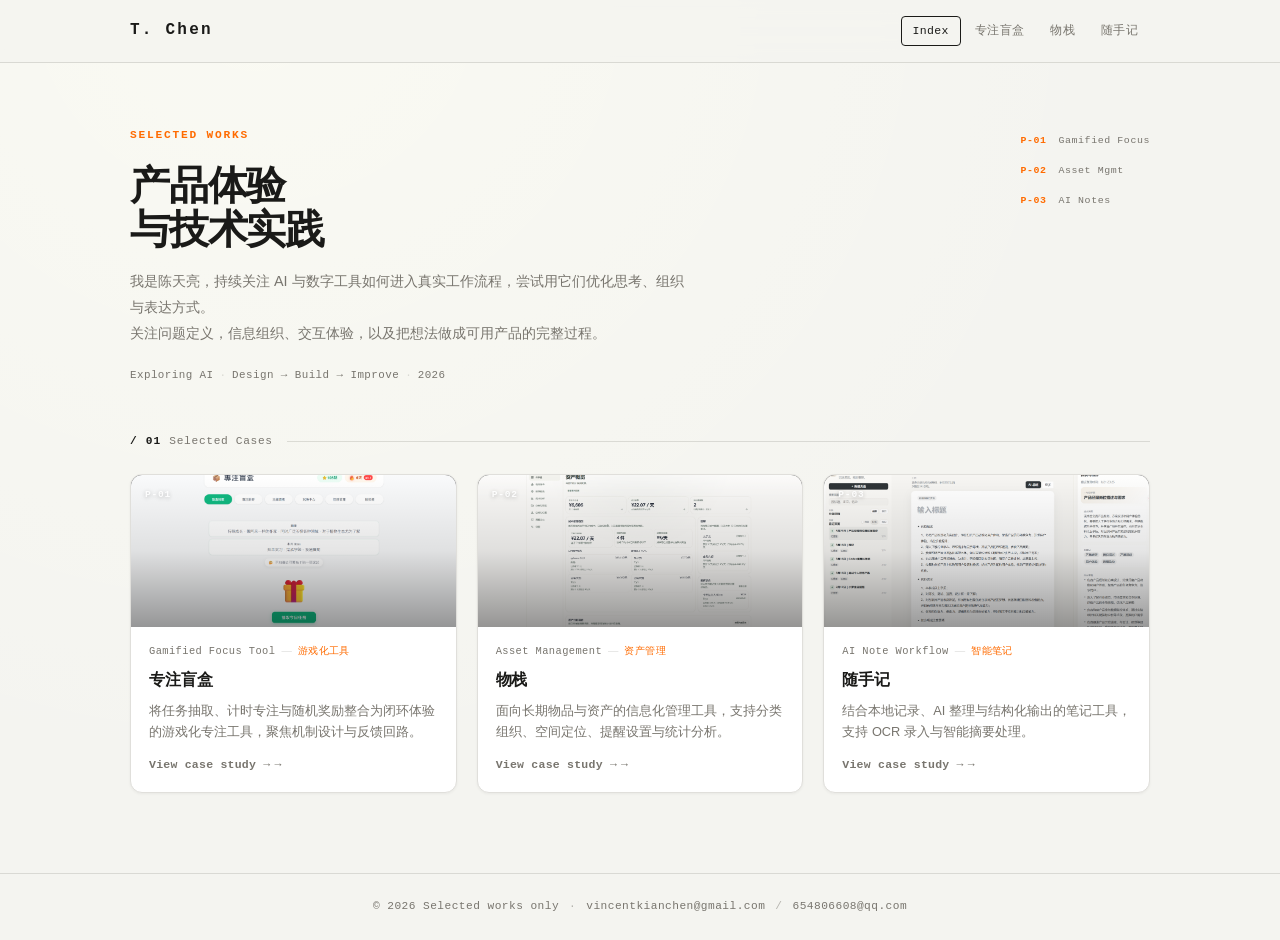
<file: index.html>
<!DOCTYPE html>
<html lang="zh-CN">
<head>
  <meta charset="UTF-8">
  <meta name="viewport" content="width=device-width, initial-scale=1.0">
  <title>Portfolio</title>
  <link rel="stylesheet" href="css/style.css">
</head>
<body>
  <header>
    <div class="container">
      <a href="index.html" class="logo">T. Chen</a>
      <nav>
        <a href="index.html" class="active">Index</a>
        <a href="project-1.html">专注盲盒</a>
        <a href="project-2.html">物栈</a>
        <a href="project-3.html">随手记</a>
      </nav>
    </div>
  </header>

  <main>
    <div class="container">

      <section class="hero">
        <div class="hero-layout">
          <div class="hero-left">
            <div class="hero-index-label">Selected Works</div>
            <h1>产品体验<br>与技术实践</h1>
            <p class="hero-sub">我是陈天亮，持续关注 AI 与数字工具如何进入真实工作流程，尝试用它们优化思考、组织与表达方式。<br>关注问题定义，信息组织、交互体验，以及把想法做成可用产品的完整过程。</p>
            <div class="hero-tags">
              <span class="tag-line">Exploring AI</span>
              <span class="tag-dot">·</span>
              <span class="tag-line">Design → Build → Improve</span>
              <span class="tag-dot">·</span>
              <span class="tag-line">2026</span>
            </div>
          </div>
          <div class="hero-right" aria-hidden="true">
            <div class="margin-index">
              <div class="mi-item">
                <span class="mi-num">P-01</span>
                <span class="mi-name">Gamified Focus</span>
              </div>
              <div class="mi-item">
                <span class="mi-num">P-02</span>
                <span class="mi-name">Asset Mgmt</span>
              </div>
              <div class="mi-item">
                <span class="mi-num">P-03</span>
                <span class="mi-name">AI Notes</span>
              </div>
            </div>
          </div>
        </div>
      </section>

      <div class="section-transition">
        <div class="st-left">
          <span class="section-tag">/ 01</span>
          <span class="section-tag-sub">Selected Cases</span>
        </div>
        <div class="section-line"></div>
      </div>

      <section class="projects-section">

        <div class="projects-grid">

          <a href="project-1.html" class="project-card p1">
            <div class="card-corner-mark">P-01</div>
            <div class="preview cover-img">
              <img src="assets/media/project-1/focus-default.png" alt="专注盲盒封面">
              <div class="cover-overlay"></div>
            </div>
            <div class="info">
              <div class="card-meta">
                <span class="card-meta-en">Gamified Focus Tool</span>
                <span class="card-meta-sep">—</span>
                <span class="card-meta-cat">游戏化工具</span>
              </div>
              <h3>专注盲盒</h3>
              <p>将任务抽取、计时专注与随机奖励整合为闭环体验的游戏化专注工具，聚焦机制设计与反馈回路。</p>
              <span class="card-cta">View case study →</span>
            </div>
          </a>

          <a href="project-2.html" class="project-card p2">
            <div class="card-corner-mark">P-02</div>
            <div class="preview cover-img">
              <img src="assets/media/project-2/wuzhan-home.png" alt="物栈封面">
              <div class="cover-overlay"></div>
            </div>
            <div class="info">
              <div class="card-meta">
                <span class="card-meta-en">Asset Management</span>
                <span class="card-meta-sep">—</span>
                <span class="card-meta-cat">资产管理</span>
              </div>
              <h3>物栈</h3>
              <p>面向长期物品与资产的信息化管理工具，支持分类组织、空间定位、提醒设置与统计分析。</p>
              <span class="card-cta">View case study →</span>
            </div>
          </a>

          <a href="project-3.html" class="project-card p3">
            <div class="card-corner-mark">P-03</div>
            <div class="preview cover-img">
              <img src="assets/media/project-3/note-result.png" alt="随手记封面">
              <div class="cover-overlay"></div>
            </div>
            <div class="info">
              <div class="card-meta">
                <span class="card-meta-en">AI Note Workflow</span>
                <span class="card-meta-sep">—</span>
                <span class="card-meta-cat">智能笔记</span>
              </div>
              <h3>随手记</h3>
              <p>结合本地记录、AI 整理与结构化输出的笔记工具，支持 OCR 录入与智能摘要处理。</p>
              <span class="card-cta">View case study →</span>
            </div>
          </a>

        </div>
      </section>

    </div>
  </main>

  <footer>
    <div class="container">
      <div class="footer-inner">
        <span class="footer-copy">© 2026 Selected works only</span>
        <span class="footer-sep">·</span>
        <span class="footer-credit">vincentkianchen@gmail.com</span>
        <span class="footer-sep">/</span>
        <span class="footer-credit">654806608@qq.com</span>
      </div>
    </div>
  </footer>
</body>
</html>
</file>
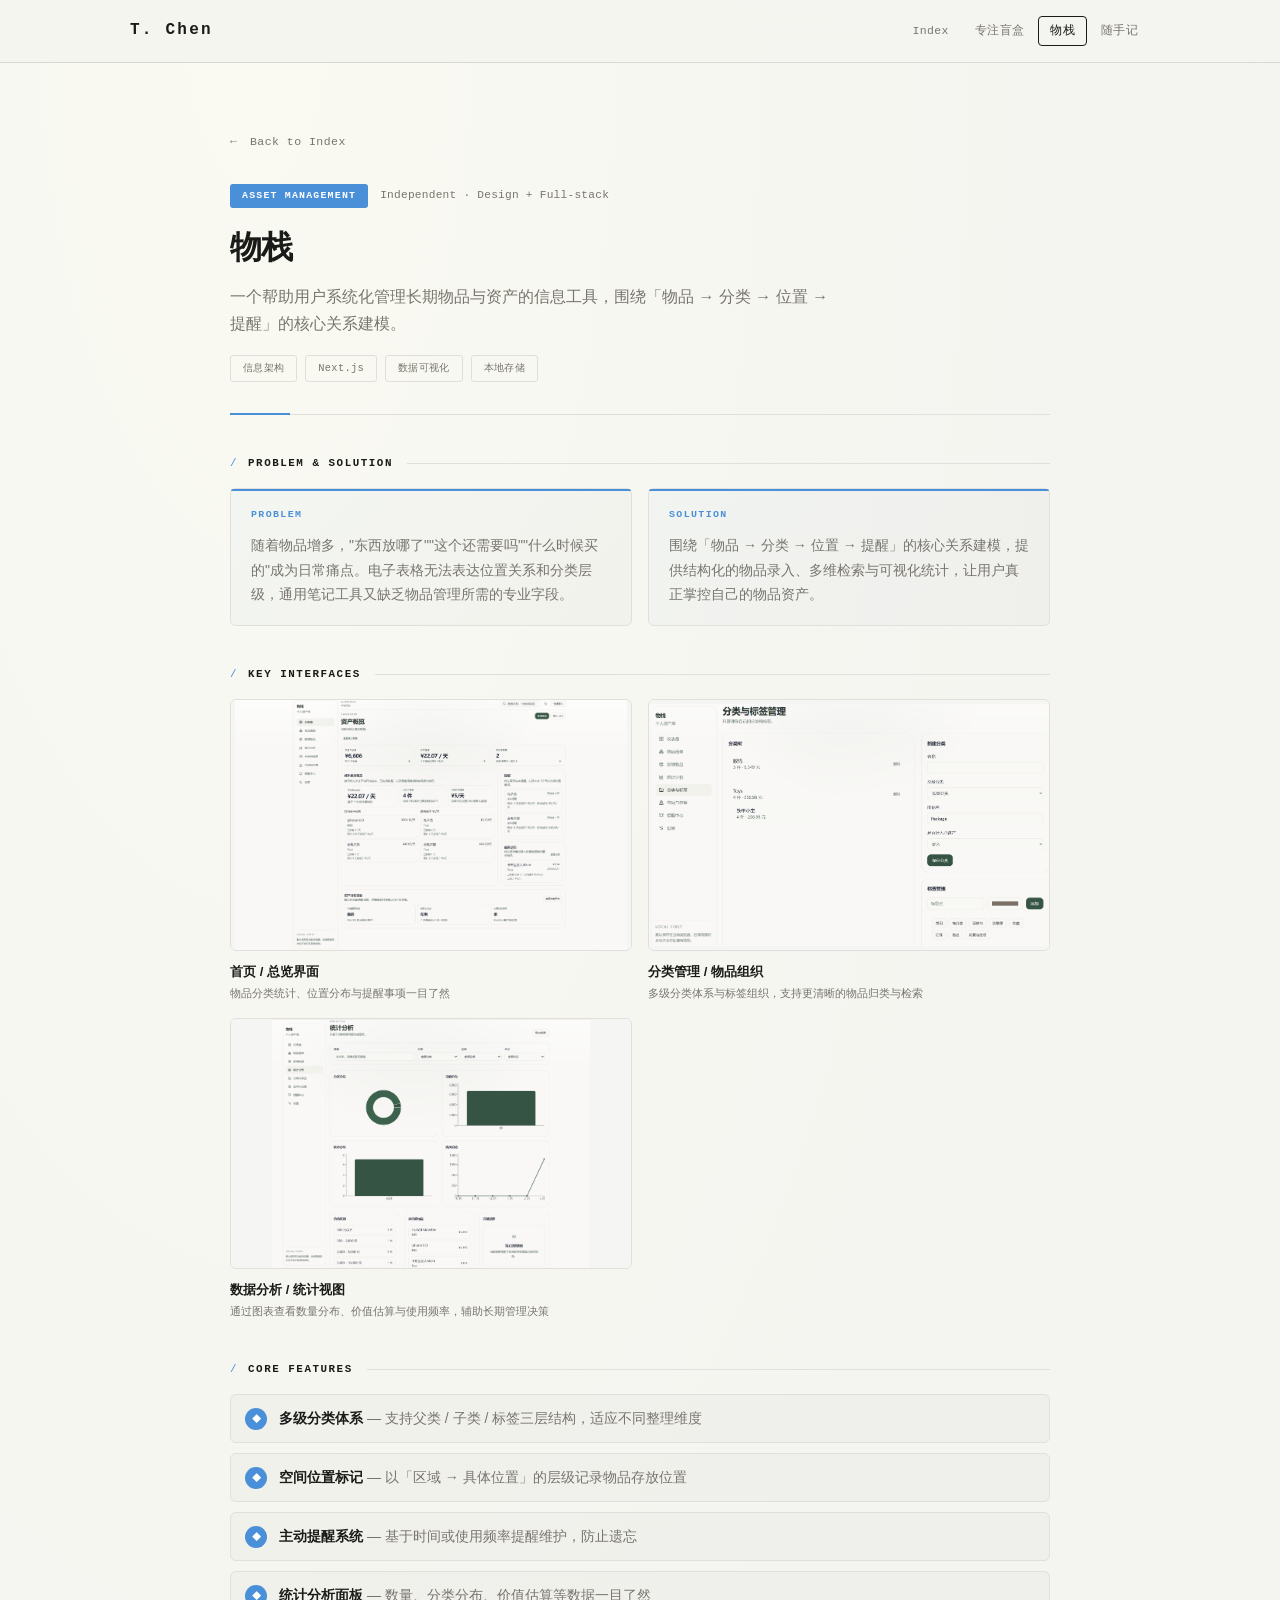
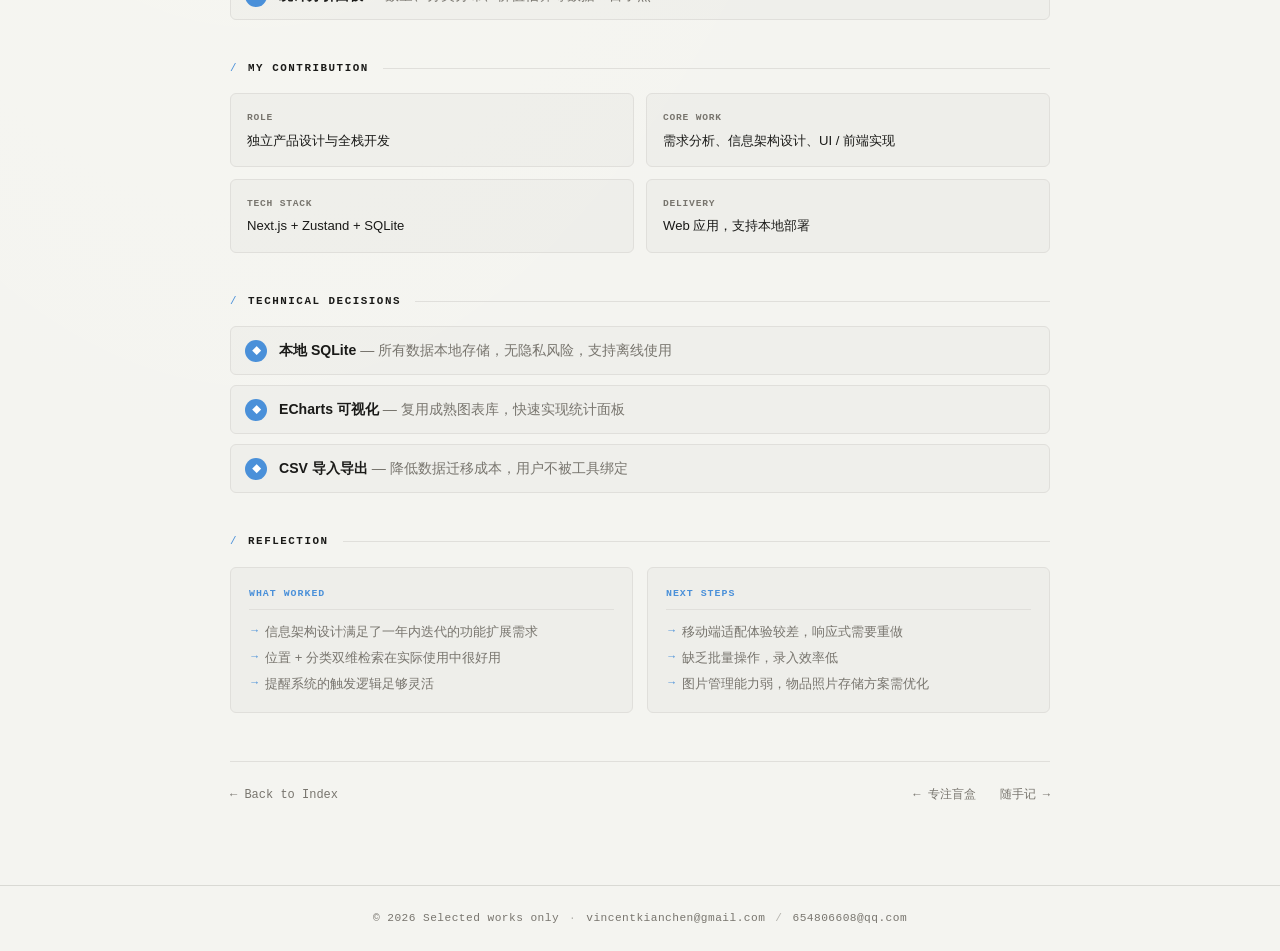
<file: project-2.html>
<!DOCTYPE html>
<html lang="zh-CN">
<head>
  <meta charset="UTF-8">
  <meta name="viewport" content="width=device-width, initial-scale=1.0">
  <title>物栈 - Case Study</title>
  <link rel="stylesheet" href="css/style.css">
</head>
<body class="project-2">
  <header>
    <div class="container">
      <a href="index.html" class="logo">T. Chen</a>
      <nav>
        <a href="index.html">Index</a>
        <a href="project-1.html">专注盲盒</a>
        <a href="project-2.html" class="active">物栈</a>
        <a href="project-3.html">随手记</a>
      </nav>
    </div>
  </header>

  <main>
    <div class="case-page">
      <a href="index.html" class="case-back">Back to Index</a>

      <div class="case-header">
        <div class="case-meta">
          <span class="case-type">Asset Management</span>
          <span class="case-role">Independent · Design + Full-stack</span>
        </div>
        <h1>物栈</h1>
        <p class="case-subtitle">一个帮助用户系统化管理长期物品与资产的信息工具，围绕「物品 → 分类 → 位置 → 提醒」的核心关系建模。</p>
        <div class="case-tags">
          <span class="tag">信息架构</span>
          <span class="tag">Next.js</span>
          <span class="tag">数据可视化</span>
          <span class="tag">本地存储</span>
        </div>
      </div>

      <div class="case-section">
        <p class="section-label">Problem & Solution</p>
        <div class="problem-solution">
          <div class="ps-block">
            <div class="ps-label">Problem</div>
            <p>随着物品增多，"东西放哪了""这个还需要吗""什么时候买的"成为日常痛点。电子表格无法表达位置关系和分类层级，通用笔记工具又缺乏物品管理所需的专业字段。</p>
          </div>
          <div class="ps-block">
            <div class="ps-label">Solution</div>
            <p>围绕「物品 → 分类 → 位置 → 提醒」的核心关系建模，提供结构化的物品录入、多维检索与可视化统计，让用户真正掌控自己的物品资产。</p>
          </div>
        </div>
      </div>

      <div class="case-section">
        <p class="section-label">Key Interfaces</p>
        <div class="media-grid">
          <div class="media-card">
            <div class="mc-media">
              <img src="assets/media/project-2/wuzhan-home.png" alt="首页总览界面">
            </div>
            <div class="mc-label">首页 / 总览界面</div>
            <div class="mc-desc">物品分类统计、位置分布与提醒事项一目了然</div>
          </div>
          <div class="media-card">
            <div class="mc-media">
              <img src="assets/media/project-2/分类.png" alt="分类管理界面">
            </div>
            <div class="mc-label">分类管理 / 物品组织</div>
            <div class="mc-desc">多级分类体系与标签组织，支持更清晰的物品归类与检索</div>
          </div>
          <div class="media-card">
            <div class="mc-media">
              <img src="assets/media/project-2/统计分析.png" alt="数据分析界面">
            </div>
            <div class="mc-label">数据分析 / 统计视图</div>
            <div class="mc-desc">通过图表查看数量分布、价值估算与使用频率，辅助长期管理决策</div>
          </div>
        </div>
      </div>

      <div class="case-section">
        <p class="section-label">Core Features</p>
        <ul class="highlight-list">
          <li>
            <div class="hl-icon">◆</div>
            <div class="hl-text"><strong>多级分类体系</strong> — 支持父类 / 子类 / 标签三层结构，适应不同整理维度</div>
          </li>
          <li>
            <div class="hl-icon">◆</div>
            <div class="hl-text"><strong>空间位置标记</strong> — 以「区域 → 具体位置」的层级记录物品存放位置</div>
          </li>
          <li>
            <div class="hl-icon">◆</div>
            <div class="hl-text"><strong>主动提醒系统</strong> — 基于时间或使用频率提醒维护，防止遗忘</div>
          </li>
          <li>
            <div class="hl-icon">◆</div>
            <div class="hl-text"><strong>统计分析面板</strong> — 数量、分类分布、价值估算等数据一目了然</div>
          </li>
        </ul>
      </div>

      <div class="case-section">
        <p class="section-label">My Contribution</p>
        <div class="contrib-grid">
          <div class="contrib-item">
            <div class="ci-label">Role</div>
            <div class="ci-value">独立产品设计与全栈开发</div>
          </div>
          <div class="contrib-item">
            <div class="ci-label">Core Work</div>
            <div class="ci-value">需求分析、信息架构设计、UI / 前端实现</div>
          </div>
          <div class="contrib-item">
            <div class="ci-label">Tech Stack</div>
            <div class="ci-value">Next.js + Zustand + SQLite</div>
          </div>
          <div class="contrib-item">
            <div class="ci-label">Delivery</div>
            <div class="ci-value">Web 应用，支持本地部署</div>
          </div>
        </div>
      </div>

      <div class="case-section">
        <p class="section-label">Technical Decisions</p>
        <ul class="highlight-list">
          <li>
            <div class="hl-icon">◆</div>
            <div class="hl-text"><strong>本地 SQLite</strong> — 所有数据本地存储，无隐私风险，支持离线使用</div>
          </li>
          <li>
            <div class="hl-icon">◆</div>
            <div class="hl-text"><strong>ECharts 可视化</strong> — 复用成熟图表库，快速实现统计面板</div>
          </li>
          <li>
            <div class="hl-icon">◆</div>
            <div class="hl-text"><strong>CSV 导入导出</strong> — 降低数据迁移成本，用户不被工具绑定</div>
          </li>
        </ul>
      </div>

      <div class="case-section">
        <p class="section-label">Reflection</p>
        <div class="reflection-grid">
          <div class="reflection-card">
            <div class="rc-label">What Worked</div>
            <ul>
              <li>信息架构设计满足了一年内迭代的功能扩展需求</li>
              <li>位置 + 分类双维检索在实际使用中很好用</li>
              <li>提醒系统的触发逻辑足够灵活</li>
            </ul>
          </div>
          <div class="reflection-card">
            <div class="rc-label">Next Steps</div>
            <ul>
              <li>移动端适配体验较差，响应式需要重做</li>
              <li>缺乏批量操作，录入效率低</li>
              <li>图片管理能力弱，物品照片存储方案需优化</li>
            </ul>
          </div>
        </div>
      </div>

      <div class="case-footer">
        <a href="index.html" class="cfn-link">← Back to Index</a>
        <div class="case-footer-nav">
          <a href="project-1.html" class="cfn-link">← 专注盲盒</a>
          <a href="project-3.html" class="cfn-link">随手记 →</a>
        </div>
      </div>
    </div>
  </main>

  <footer>
    <div class="container">
      <div class="footer-inner">
        <span class="footer-copy">© 2026 Selected works only</span>
        <span class="footer-sep">·</span>
        <span class="footer-credit">vincentkianchen@gmail.com</span>
        <span class="footer-sep">/</span>
        <span class="footer-credit">654806608@qq.com</span>
      </div>
    </div>
  </footer>
  <script src="app.js"></script>
</body>
</html>
</file>
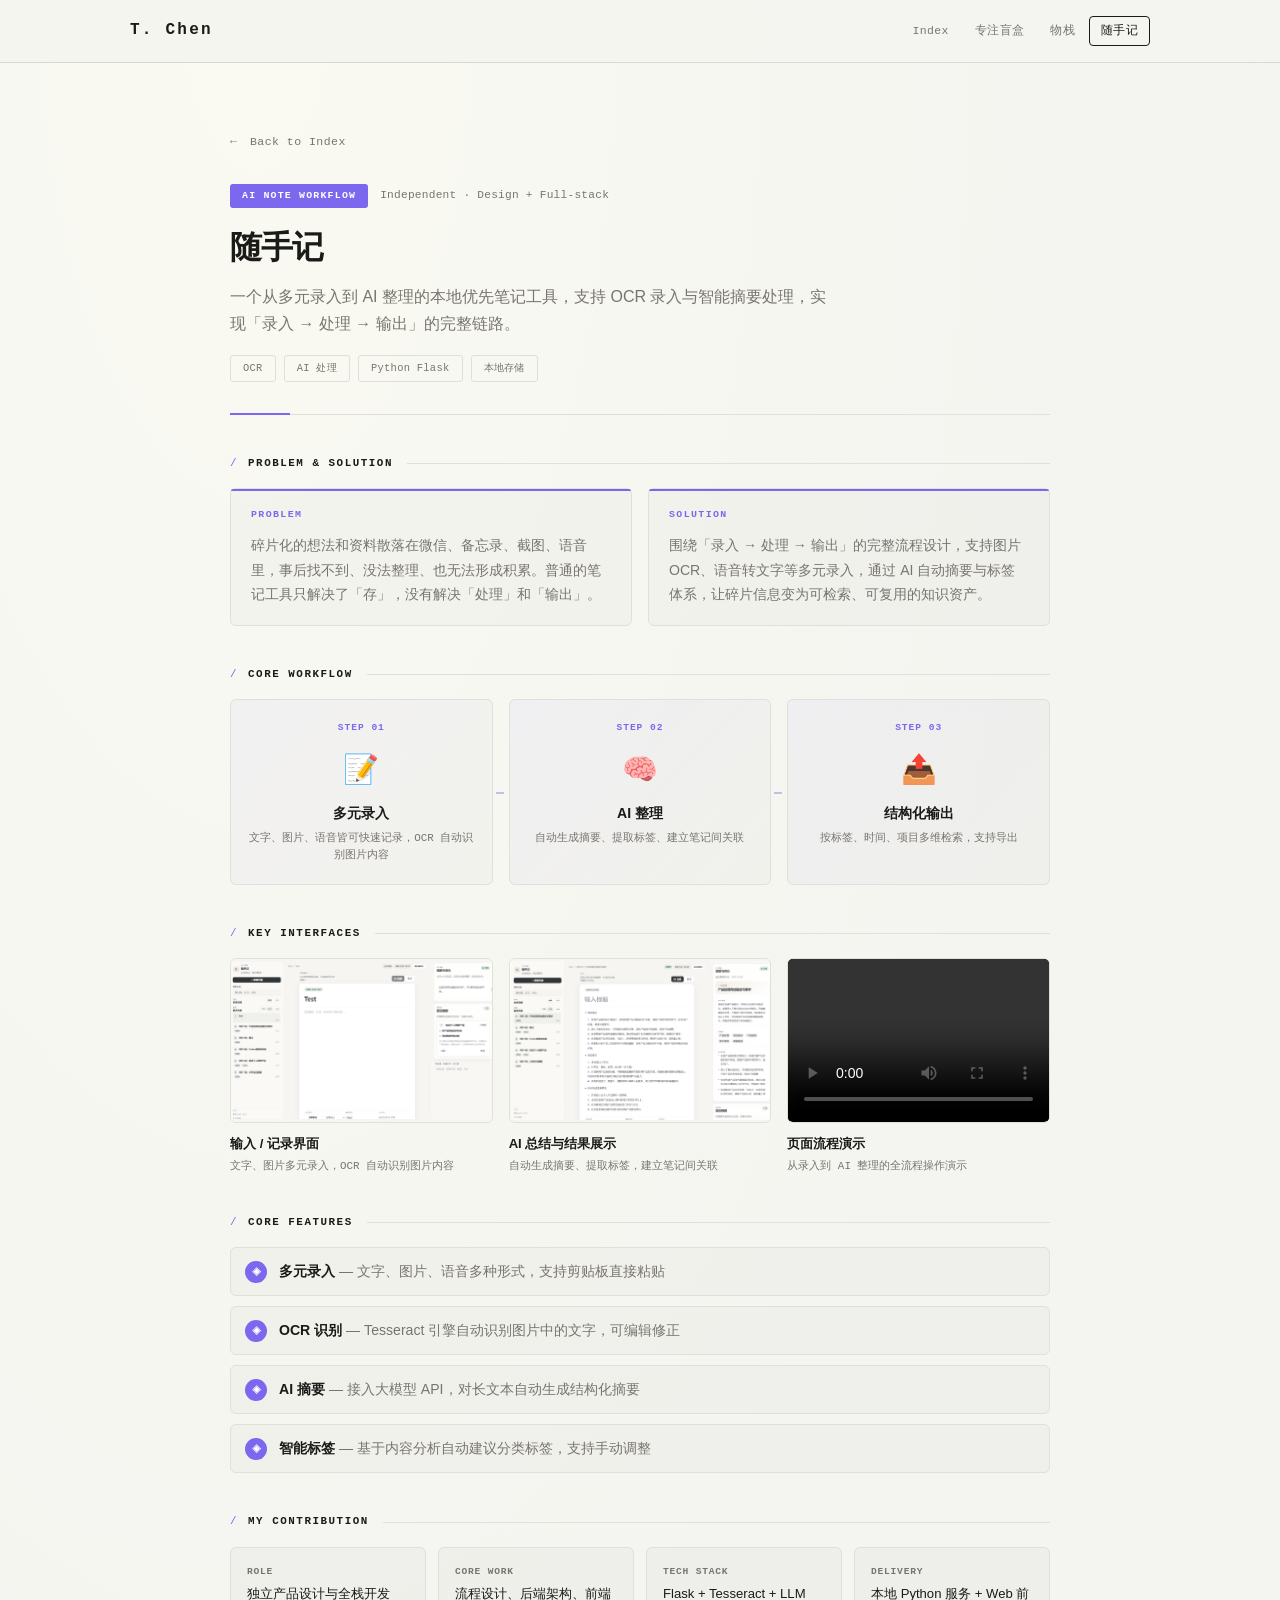
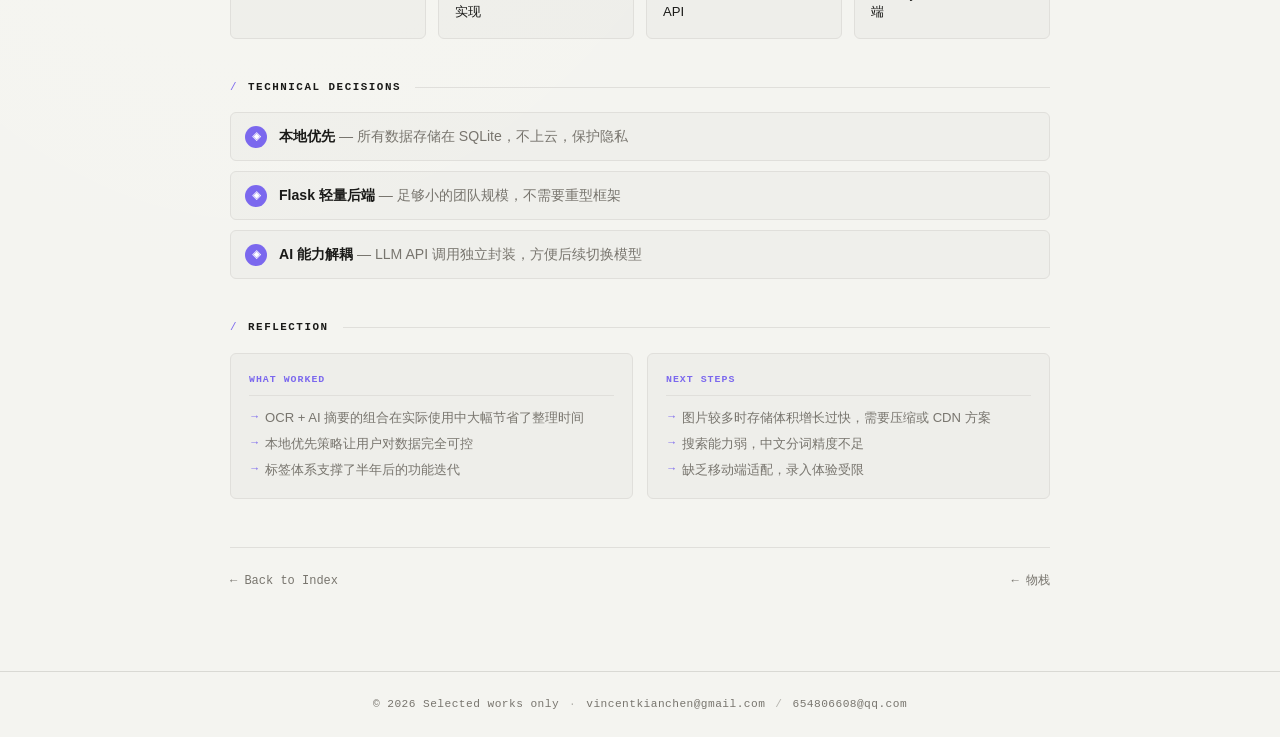
<file: project-3.html>
<!DOCTYPE html>
<html lang="zh-CN">
<head>
  <meta charset="UTF-8">
  <meta name="viewport" content="width=device-width, initial-scale=1.0">
  <title>随手记 - Case Study</title>
  <link rel="stylesheet" href="css/style.css">
</head>
<body class="project-3">
  <header>
    <div class="container">
      <a href="index.html" class="logo">T. Chen</a>
      <nav>
        <a href="index.html">Index</a>
        <a href="project-1.html">专注盲盒</a>
        <a href="project-2.html">物栈</a>
        <a href="project-3.html" class="active">随手记</a>
      </nav>
    </div>
  </header>

  <main>
    <div class="case-page">
      <a href="index.html" class="case-back">Back to Index</a>

      <div class="case-header">
        <div class="case-meta">
          <span class="case-type">AI Note Workflow</span>
          <span class="case-role">Independent · Design + Full-stack</span>
        </div>
        <h1>随手记</h1>
        <p class="case-subtitle">一个从多元录入到 AI 整理的本地优先笔记工具，支持 OCR 录入与智能摘要处理，实现「录入 → 处理 → 输出」的完整链路。</p>
        <div class="case-tags">
          <span class="tag">OCR</span>
          <span class="tag">AI 处理</span>
          <span class="tag">Python Flask</span>
          <span class="tag">本地存储</span>
        </div>
      </div>

      <div class="case-section">
        <p class="section-label">Problem & Solution</p>
        <div class="problem-solution">
          <div class="ps-block">
            <div class="ps-label">Problem</div>
            <p>碎片化的想法和资料散落在微信、备忘录、截图、语音里，事后找不到、没法整理、也无法形成积累。普通的笔记工具只解决了「存」，没有解决「处理」和「输出」。</p>
          </div>
          <div class="ps-block">
            <div class="ps-label">Solution</div>
            <p>围绕「录入 → 处理 → 输出」的完整流程设计，支持图片 OCR、语音转文字等多元录入，通过 AI 自动摘要与标签体系，让碎片信息变为可检索、可复用的知识资产。</p>
          </div>
        </div>
      </div>

      <div class="case-section">
        <p class="section-label">Core Workflow</p>
        <div class="flow-steps">
          <div class="flow-step">
            <div class="fs-num">Step 01</div>
            <div class="fs-icon">📝</div>
            <div class="fs-title">多元录入</div>
            <div class="fs-desc">文字、图片、语音皆可快速记录，OCR 自动识别图片内容</div>
          </div>
          <div class="flow-step">
            <div class="fs-num">Step 02</div>
            <div class="fs-icon">🧠</div>
            <div class="fs-title">AI 整理</div>
            <div class="fs-desc">自动生成摘要、提取标签、建立笔记间关联</div>
          </div>
          <div class="flow-step">
            <div class="fs-num">Step 03</div>
            <div class="fs-icon">📤</div>
            <div class="fs-title">结构化输出</div>
            <div class="fs-desc">按标签、时间、项目多维检索，支持导出</div>
          </div>
        </div>
      </div>

      <div class="case-section">
        <p class="section-label">Key Interfaces</p>
        <div class="media-grid">
          <div class="media-card">
            <div class="mc-media">
              <img src="assets/media/project-3/note-example.png" alt="记录界面">
            </div>
            <div class="mc-label">输入 / 记录界面</div>
            <div class="mc-desc">文字、图片多元录入，OCR 自动识别图片内容</div>
          </div>
          <div class="media-card">
            <div class="mc-media">
              <img src="assets/media/project-3/note-result.png" alt="AI处理结果">
            </div>
            <div class="mc-label">AI 总结与结果展示</div>
            <div class="mc-desc">自动生成摘要、提取标签，建立笔记间关联</div>
          </div>
          <div class="media-card">
            <div class="mc-media">
              <video preload="metadata" playsinline controls>
                <source src="assets/media/project-3/note-demo.mp4" type="video/mp4">
              </video>
            </div>
            <div class="mc-label">页面流程演示</div>
            <div class="mc-desc">从录入到 AI 整理的全流程操作演示</div>
          </div>
        </div>
      </div>

      <div class="case-section">
        <p class="section-label">Core Features</p>
        <ul class="highlight-list">
          <li>
            <div class="hl-icon">◈</div>
            <div class="hl-text"><strong>多元录入</strong> — 文字、图片、语音多种形式，支持剪贴板直接粘贴</div>
          </li>
          <li>
            <div class="hl-icon">◈</div>
            <div class="hl-text"><strong>OCR 识别</strong> — Tesseract 引擎自动识别图片中的文字，可编辑修正</div>
          </li>
          <li>
            <div class="hl-icon">◈</div>
            <div class="hl-text"><strong>AI 摘要</strong> — 接入大模型 API，对长文本自动生成结构化摘要</div>
          </li>
          <li>
            <div class="hl-icon">◈</div>
            <div class="hl-text"><strong>智能标签</strong> — 基于内容分析自动建议分类标签，支持手动调整</div>
          </li>
        </ul>
      </div>

      <div class="case-section">
        <p class="section-label">My Contribution</p>
        <div class="contrib-grid">
          <div class="contrib-item">
            <div class="ci-label">Role</div>
            <div class="ci-value">独立产品设计与全栈开发</div>
          </div>
          <div class="contrib-item">
            <div class="ci-label">Core Work</div>
            <div class="ci-value">流程设计、后端架构、前端实现</div>
          </div>
          <div class="contrib-item">
            <div class="ci-label">Tech Stack</div>
            <div class="ci-value">Flask + Tesseract + LLM API</div>
          </div>
          <div class="contrib-item">
            <div class="ci-label">Delivery</div>
            <div class="ci-value">本地 Python 服务 + Web 前端</div>
          </div>
        </div>
      </div>

      <div class="case-section">
        <p class="section-label">Technical Decisions</p>
        <ul class="highlight-list">
          <li>
            <div class="hl-icon">◈</div>
            <div class="hl-text"><strong>本地优先</strong> — 所有数据存储在 SQLite，不上云，保护隐私</div>
          </li>
          <li>
            <div class="hl-icon">◈</div>
            <div class="hl-text"><strong>Flask 轻量后端</strong> — 足够小的团队规模，不需要重型框架</div>
          </li>
          <li>
            <div class="hl-icon">◈</div>
            <div class="hl-text"><strong>AI 能力解耦</strong> — LLM API 调用独立封装，方便后续切换模型</div>
          </li>
        </ul>
      </div>

      <div class="case-section">
        <p class="section-label">Reflection</p>
        <div class="reflection-grid">
          <div class="reflection-card">
            <div class="rc-label">What Worked</div>
            <ul>
              <li>OCR + AI 摘要的组合在实际使用中大幅节省了整理时间</li>
              <li>本地优先策略让用户对数据完全可控</li>
              <li>标签体系支撑了半年后的功能迭代</li>
            </ul>
          </div>
          <div class="reflection-card">
            <div class="rc-label">Next Steps</div>
            <ul>
              <li>图片较多时存储体积增长过快，需要压缩或 CDN 方案</li>
              <li>搜索能力弱，中文分词精度不足</li>
              <li>缺乏移动端适配，录入体验受限</li>
            </ul>
          </div>
        </div>
      </div>

      <div class="case-footer">
        <a href="index.html" class="cfn-link">← Back to Index</a>
        <a href="project-2.html" class="cfn-link">← 物栈</a>
      </div>
    </div>
  </main>

  <footer>
    <div class="container">
      <div class="footer-inner">
        <span class="footer-copy">© 2026 Selected works only</span>
        <span class="footer-sep">·</span>
        <span class="footer-credit">vincentkianchen@gmail.com</span>
        <span class="footer-sep">/</span>
        <span class="footer-credit">654806608@qq.com</span>
      </div>
    </div>
  </footer>
  <script src="app.js"></script>
</body>
</html>
</file>
<file: css/style.css>
:root {
  --bg: #F4F4F0;
  --ink: #1A1A18;
  --graphite: #78756E;
  --line: rgba(120,117,110,0.22);
  --accent: #FF6B00;
  --card-bg: #FFFFFF;
  --border: #E0DFDB;
  --shadow-sm: 0 1px 3px rgba(0,0,0,0.05);
  --shadow: 0 4px 16px rgba(0,0,0,0.08);
  --shadow-hover: 0 12px 36px rgba(0,0,0,0.12);
  --radius: 12px;
  --radius-sm: 6px;
  --transition: 200ms ease;
  --font-sans: -apple-system, BlinkMacSystemFont, "Segoe UI", Roboto, sans-serif;
  --font-mono: "SF Mono", "Fira Code", "Cascadia Code", "Consolas", monospace;
}

* { margin: 0; padding: 0; box-sizing: border-box; }

body {
  font-family: var(--font-sans);
  background: var(--bg);
  background-image: radial-gradient(ellipse at 20% 0%, rgba(255,255,245,0.55) 0%, transparent 60%);
  color: var(--ink);
  line-height: 1.6;
  min-height: 100vh;
  -webkit-font-smoothing: antialiased;
}

.container {
  max-width: 1100px;
  margin: 0 auto;
  padding: 0 40px;
}

a { text-decoration: none; color: inherit; }

/* ─── Header ─── */
header {
  background: rgba(244,244,240,0.9);
  backdrop-filter: blur(16px);
  border-bottom: 1px solid var(--line);
  padding: 16px 0;
  position: sticky;
  top: 0;
  z-index: 100;
}

header .container {
  display: flex;
  justify-content: space-between;
  align-items: center;
}

.logo {
  font-family: var(--font-mono);
  font-size: 1rem;
  font-weight: 700;
  color: var(--ink);
  text-decoration: none;
  letter-spacing: 0.14em;
}

nav {
  display: flex;
  align-items: center;
  gap: 2px;
}

nav a {
  font-family: var(--font-mono);
  font-size: 0.72rem;
  font-weight: 500;
  color: var(--graphite);
  text-decoration: none;
  padding: 5px 11px;
  border-radius: 4px;
  border: 1px solid transparent;
  transition: all var(--transition);
  letter-spacing: 0.03em;
}

nav a:hover {
  color: var(--ink);
  border-color: var(--line);
}

nav a.active {
  color: var(--ink);
  border-color: var(--ink);
}

/* ─── Main ─── */
main { padding: 64px 0 80px; }

/* ─── Hero ─── */
.hero { margin-bottom: 48px; }

.hero-layout {
  display: grid;
  grid-template-columns: 1fr auto;
  gap: 48px;
  align-items: start;
}

.hero-left { max-width: 560px; }

.hero-index-label {
  font-family: var(--font-mono);
  font-size: 0.7rem;
  font-weight: 700;
  color: var(--accent);
  letter-spacing: 0.16em;
  text-transform: uppercase;
  margin-bottom: 18px;
}

.hero h1 {
  font-size: 2.5rem;
  font-weight: 700;
  line-height: 1.1;
  letter-spacing: -0.03em;
  color: var(--ink);
  margin-bottom: 18px;
}

.hero-sub {
  font-size: 0.9rem;
  color: var(--graphite);
  line-height: 1.8;
  margin-bottom: 20px;
}

.hero-tags {
  display: flex;
  align-items: center;
  gap: 6px;
  flex-wrap: wrap;
}

.tag-line {
  font-family: var(--font-mono);
  font-size: 0.68rem;
  color: var(--graphite);
  letter-spacing: 0.04em;
}

.tag-dot {
  font-family: var(--font-mono);
  font-size: 0.68rem;
  color: var(--line);
}

/* Hero margin index */
.hero-right {
  padding-top: 6px;
}

.margin-index {
  display: flex;
  flex-direction: column;
  gap: 14px;
}

.mi-item {
  display: flex;
  align-items: baseline;
  gap: 10px;
}

.mi-num {
  font-family: var(--font-mono);
  font-size: 0.62rem;
  font-weight: 700;
  color: var(--accent);
  letter-spacing: 0.06em;
  min-width: 28px;
}

.mi-name {
  font-family: var(--font-mono);
  font-size: 0.62rem;
  color: var(--graphite);
  letter-spacing: 0.06em;
}

/* ─── Section Transition ─── */
.section-transition {
  display: flex;
  align-items: center;
  gap: 14px;
  margin-bottom: 24px;
}

.st-left {
  display: flex;
  align-items: baseline;
  gap: 8px;
  white-space: nowrap;
}

.section-tag {
  font-family: var(--font-mono);
  font-size: 0.7rem;
  font-weight: 700;
  color: var(--ink);
  letter-spacing: 0.1em;
}

.section-tag-sub {
  font-family: var(--font-mono);
  font-size: 0.7rem;
  color: var(--graphite);
  letter-spacing: 0.06em;
}

.section-line {
  flex: 1;
  height: 1px;
  background: var(--line);
}

/* ─── Project Cards Grid ─── */
.projects-grid {
  display: grid;
  grid-template-columns: repeat(3, 1fr);
  gap: 20px;
}

.project-card {
  background: var(--card-bg);
  border-radius: var(--radius);
  box-shadow: var(--shadow-sm);
  overflow: hidden;
  transition: transform var(--transition), box-shadow var(--transition);
  text-decoration: none;
  color: inherit;
  display: flex;
  flex-direction: column;
  border: 1px solid var(--border);
  position: relative;
}

.project-card:hover {
  transform: translateY(-4px);
  box-shadow: var(--shadow-hover);
}

/* Corner mark */
.card-corner-mark {
  position: absolute;
  top: 12px;
  left: 14px;
  z-index: 3;
  font-family: var(--font-mono);
  font-size: 0.6rem;
  font-weight: 700;
  color: rgba(255,255,255,0.9);
  letter-spacing: 0.08em;
  text-shadow: 0 1px 4px rgba(0,0,0,0.25);
  pointer-events: none;
}

/* Preview area */
.project-card .preview {
  height: 152px;
  position: relative;
  overflow: hidden;
}

.preview.cover-img {
  background: #1a1a1a;
}

.preview.cover-img img {
  width: 100%;
  height: 100%;
  object-fit: cover;
  display: block;
  object-position: center 30%;
}

.cover-overlay {
  position: absolute;
  inset: 0;
  background: linear-gradient(to top, rgba(0,0,0,0.4) 0%, rgba(0,0,0,0.1) 50%, transparent 100%);
  pointer-events: none;
}

/* Card info */
.project-card .info {
  padding: 16px 18px 18px;
  display: flex;
  flex-direction: column;
  flex: 1;
}

.card-meta {
  display: flex;
  align-items: center;
  gap: 6px;
  margin-bottom: 7px;
  flex-wrap: wrap;
}

.card-meta-en {
  font-family: var(--font-mono);
  font-size: 0.65rem;
  color: var(--graphite);
  letter-spacing: 0.04em;
}

.card-meta-sep {
  font-size: 0.65rem;
  color: var(--line);
}

.card-meta-cat {
  font-family: var(--font-mono);
  font-size: 0.65rem;
  color: var(--accent);
  letter-spacing: 0.04em;
}

.project-card h3 {
  font-size: 1rem;
  font-weight: 600;
  color: var(--ink);
  margin-bottom: 7px;
  letter-spacing: -0.01em;
}

.project-card p {
  font-size: 0.8rem;
  color: var(--graphite);
  line-height: 1.65;
  flex: 1;
  margin-bottom: 14px;
}

.card-cta {
  font-family: var(--font-mono);
  font-size: 0.72rem;
  font-weight: 600;
  color: var(--graphite);
  transition: color var(--transition);
  display: flex;
  align-items: center;
  gap: 4px;
  margin-top: auto;
  letter-spacing: 0.02em;
}

.card-cta::after {
  content: '→';
  transition: transform var(--transition);
}

.project-card:hover .card-cta {
  color: var(--accent);
}

.project-card:hover .card-cta::after {
  transform: translateX(3px);
}

/* ─── Footer ─── */
footer {
  border-top: 1px solid var(--line);
  padding: 24px 0;
}

.footer-inner {
  display: flex;
  align-items: center;
  justify-content: center;
  gap: 10px;
}

.footer-copy,
.footer-sep,
.footer-credit {
  font-family: var(--font-mono);
  font-size: 0.7rem;
  color: var(--graphite);
  letter-spacing: 0.04em;
}

.footer-sep { opacity: 0.5; }

/* ═══════════════════════════════════════════════════════════════
   CASE STUDY PAGES - UNIFIED VISUAL SYSTEM
   ═══════════════════════════════════════════════════════════════ */

/* ─── Case Page Container ─── */
.case-page {
  max-width: 900px;
  margin: 0 auto;
  padding: 0 40px;
}

.case-page main {
  padding: 48px 0 80px;
}

/* ─── Case Back Link (Editorial Style) ─── */
.case-back {
  display: inline-flex;
  align-items: center;
  gap: 8px;
  font-family: var(--font-mono);
  font-size: 0.72rem;
  font-weight: 500;
  color: var(--graphite);
  text-decoration: none;
  letter-spacing: 0.04em;
  margin-bottom: 32px;
  transition: color var(--transition);
  position: relative;
  padding-left: 20px;
}

.case-back::before {
  content: '←';
  position: absolute;
  left: 0;
  transition: transform var(--transition);
}

.case-back:hover {
  color: var(--ink);
}

.case-back:hover::before {
  transform: translateX(-3px);
}

/* ─── Case Header (Unified) ─── */
.case-header {
  margin-bottom: 40px;
  padding-bottom: 32px;
  border-bottom: 1px solid var(--border);
  position: relative;
}

.case-header::after {
  content: '';
  position: absolute;
  bottom: -1px;
  left: 0;
  width: 60px;
  height: 2px;
  background: var(--project-accent, var(--accent));
}

.case-meta {
  display: flex;
  align-items: center;
  gap: 12px;
  margin-bottom: 14px;
  flex-wrap: wrap;
}

.case-type {
  display: inline-block;
  font-family: var(--font-mono);
  font-size: 0.62rem;
  font-weight: 700;
  letter-spacing: 0.12em;
  text-transform: uppercase;
  color: white;
  padding: 4px 12px;
  border-radius: 3px;
  background: var(--project-accent, var(--accent));
}

.case-role {
  font-family: var(--font-mono);
  font-size: 0.7rem;
  color: var(--graphite);
  letter-spacing: 0.02em;
}

.case-header h1 {
  font-size: 2rem;
  font-weight: 700;
  letter-spacing: -0.03em;
  margin-bottom: 10px;
  color: var(--ink);
}

.case-subtitle {
  font-size: 1rem;
  color: var(--graphite);
  line-height: 1.7;
  margin-bottom: 18px;
  max-width: 600px;
}

.case-tags {
  display: flex;
  gap: 8px;
  flex-wrap: wrap;
}

.tag {
  font-family: var(--font-mono);
  font-size: 0.65rem;
  font-weight: 500;
  color: var(--graphite);
  background: transparent;
  border: 1px solid var(--border);
  padding: 4px 12px;
  border-radius: 3px;
  letter-spacing: 0.03em;
  transition: all var(--transition);
}

.tag:hover {
  border-color: var(--project-accent, var(--accent));
  color: var(--project-accent, var(--accent));
}

/* ─── Case Section (Unified) ─── */
.case-section {
  margin-bottom: 40px;
}

.case-section:last-child {
  margin-bottom: 0;
}

/* Section Label - Editorial Tag Style */
.section-label {
  font-family: var(--font-mono);
  font-size: 0.68rem;
  font-weight: 700;
  letter-spacing: 0.14em;
  text-transform: uppercase;
  color: var(--ink);
  margin-bottom: 16px;
  display: flex;
  align-items: center;
  gap: 10px;
}

.section-label::before {
  content: '/';
  color: var(--project-accent, var(--accent));
  font-weight: 400;
}

.section-label::after {
  content: '';
  flex: 1;
  height: 1px;
  background: var(--border);
  margin-left: 4px;
}

/* ─── Problem / Solution Blocks ─── */
.problem-solution {
  display: grid;
  grid-template-columns: 1fr 1fr;
  gap: 16px;
  margin-bottom: 32px;
}

.ps-block {
  background: rgba(0,0,0,0.02);
  border: 1px solid var(--border);
  border-radius: var(--radius-sm);
  padding: 18px 20px;
  position: relative;
}

.ps-block::before {
  content: '';
  position: absolute;
  top: 0;
  left: 0;
  right: 0;
  height: 2px;
  background: var(--project-accent, var(--accent));
  border-radius: var(--radius-sm) var(--radius-sm) 0 0;
}

.ps-block .ps-label {
  font-family: var(--font-mono);
  font-size: 0.62rem;
  font-weight: 700;
  letter-spacing: 0.14em;
  text-transform: uppercase;
  color: var(--project-accent, var(--accent));
  margin-bottom: 10px;
}

.ps-block p {
  font-size: 0.88rem;
  color: var(--graphite);
  line-height: 1.75;
  margin: 0;
}

/* ─── Highlight Block (Legacy Support) ─── */
.highlight-block {
  background: rgba(0,0,0,0.025);
  border-left: 2px solid var(--project-accent, var(--accent));
  border-radius: 0 var(--radius-sm) var(--radius-sm) 0;
  padding: 14px 18px;
  margin-bottom: 10px;
}

.highlight-block .hb-label {
  font-family: var(--font-mono);
  font-size: 0.62rem;
  font-weight: 700;
  letter-spacing: 0.12em;
  text-transform: uppercase;
  color: var(--project-accent, var(--accent));
  margin-bottom: 6px;
}

.highlight-block p {
  font-size: 0.88rem;
  color: var(--graphite);
  line-height: 1.72;
  margin: 0;
}

/* ─── Loop Diagram (Project-1 Focus) ─── */
.loop-diagram {
  display: flex;
  align-items: stretch;
  justify-content: center;
  gap: 0;
  margin: 20px 0;
  flex-wrap: nowrap;
}

.loop-step {
  display: flex;
  flex-direction: column;
  align-items: center;
  gap: 8px;
  padding: 20px 16px;
  background: rgba(0,0,0,0.025);
  border: 1px solid var(--border);
  border-radius: var(--radius-sm);
  min-width: 110px;
  text-align: center;
  position: relative;
  transition: all var(--transition);
}

.loop-step:hover {
  border-color: var(--project-accent, var(--accent));
  transform: translateY(-2px);
}

.loop-step .ls-icon {
  font-size: 1.6rem;
  margin-bottom: 4px;
}

.loop-step .ls-label {
  font-size: 0.8rem;
  font-weight: 600;
  color: var(--ink);
}

.loop-step .ls-sub {
  font-family: var(--font-mono);
  font-size: 0.62rem;
  color: var(--graphite);
  line-height: 1.4;
}

.loop-arrow {
  display: flex;
  align-items: center;
  justify-content: center;
  font-size: 1.2rem;
  color: var(--project-accent, var(--accent));
  padding: 0 4px;
  flex-shrink: 0;
}

/* ─── Flow Steps (Project-3 Focus) ─── */
.flow-steps {
  display: grid;
  grid-template-columns: repeat(3, 1fr);
  gap: 16px;
  margin-top: 16px;
}

.flow-step {
  background: rgba(0,0,0,0.025);
  border: 1px solid var(--border);
  border-radius: var(--radius-sm);
  padding: 20px 16px;
  text-align: center;
  position: relative;
  transition: all var(--transition);
}

.flow-step:hover {
  border-color: var(--project-accent, var(--accent));
}

.flow-step .fs-num {
  font-family: var(--font-mono);
  font-size: 0.6rem;
  font-weight: 700;
  color: var(--project-accent, var(--accent));
  letter-spacing: 0.1em;
  text-transform: uppercase;
  margin-bottom: 10px;
}

.flow-step .fs-icon {
  font-size: 1.8rem;
  margin-bottom: 10px;
}

.flow-step .fs-title {
  font-size: 0.88rem;
  font-weight: 600;
  color: var(--ink);
  margin-bottom: 6px;
}

.flow-step .fs-desc {
  font-family: var(--font-mono);
  font-size: 0.68rem;
  color: var(--graphite);
  line-height: 1.55;
}

/* ─── Media Grid (Unified) ─── */
.media-grid {
  display: grid;
  grid-template-columns: repeat(3, 1fr);
  gap: 16px;
  margin-top: 16px;
}

.media-card {
  display: flex;
  flex-direction: column;
}

.media-card .mc-media {
  position: relative;
  border-radius: var(--radius-sm);
  overflow: hidden;
  background: #1a1a1a;
  aspect-ratio: 16 / 10;
  border: 1px solid var(--border);
  transition: all var(--transition);
}

.media-card .mc-media:hover {
  border-color: var(--project-accent, var(--accent));
}

.media-card .mc-media video,
.media-card .mc-media img {
  width: 100%;
  height: 100%;
  display: block;
}

.media-card .mc-media video {
  object-fit: contain;
  background: #000;
}

.media-card .mc-media img {
  object-fit: contain;
  background: #f5f5f3;
  cursor: zoom-in;
  transition: opacity var(--transition);
}

.media-card .mc-media:hover img {
  opacity: 0.9;
}

.mc-play-icon {
  position: absolute;
  inset: 0;
  display: flex;
  align-items: center;
  justify-content: center;
  background: rgba(0,0,0,0.15);
  opacity: 0.7;
  transition: opacity var(--transition);
}

.media-card .mc-media:hover .mc-play-icon {
  opacity: 1;
}

.mc-play-icon svg {
  width: 32px;
  height: 32px;
  filter: drop-shadow(0 2px 4px rgba(0,0,0,0.3));
}

.media-card .mc-label {
  font-size: 0.82rem;
  font-weight: 600;
  color: var(--ink);
  margin-top: 10px;
  margin-bottom: 4px;
}

.media-card .mc-desc {
  font-family: var(--font-mono);
  font-size: 0.68rem;
  color: var(--graphite);
  line-height: 1.5;
}

/* ─── Contribution Grid (Facts) ─── */
.contrib-grid {
  display: grid;
  grid-template-columns: repeat(4, 1fr);
  gap: 12px;
  margin-top: 14px;
}

.contrib-item {
  background: rgba(0,0,0,0.025);
  border: 1px solid var(--border);
  border-radius: var(--radius-sm);
  padding: 16px;
  transition: all var(--transition);
}

.contrib-item:hover {
  border-color: var(--project-accent, var(--accent));
}

.contrib-item .ci-label {
  font-family: var(--font-mono);
  font-size: 0.6rem;
  font-weight: 700;
  color: var(--graphite);
  text-transform: uppercase;
  letter-spacing: 0.08em;
  margin-bottom: 6px;
}

.contrib-item .ci-value {
  font-size: 0.82rem;
  color: var(--ink);
  font-weight: 500;
  line-height: 1.4;
}

/* ─── Highlight List ─── */
.highlight-list {
  list-style: none;
  padding: 0;
  display: flex;
  flex-direction: column;
  gap: 10px;
  margin-top: 14px;
}

.highlight-list li {
  display: flex;
  align-items: flex-start;
  gap: 12px;
  font-size: 0.88rem;
  color: var(--graphite);
  padding: 12px 14px;
  background: rgba(0,0,0,0.02);
  border: 1px solid var(--border);
  border-radius: var(--radius-sm);
  transition: all var(--transition);
}

.highlight-list li:hover {
  border-color: var(--project-accent, var(--accent));
  background: rgba(0,0,0,0.03);
}

.highlight-list li::before {
  display: none;
}

.hl-icon {
  width: 22px;
  height: 22px;
  border-radius: 50%;
  background: var(--project-accent, var(--accent));
  display: flex;
  align-items: center;
  justify-content: center;
  font-size: 0.55rem;
  flex-shrink: 0;
  margin-top: 1px;
  color: white;
  font-weight: 700;
}

.hl-text strong {
  color: var(--ink);
  font-weight: 600;
}

/* ─── Reflection Grid ─── */
.reflection-grid {
  display: grid;
  grid-template-columns: 1fr 1fr;
  gap: 14px;
  margin-top: 14px;
}

.reflection-card {
  background: rgba(0,0,0,0.025);
  border: 1px solid var(--border);
  border-radius: var(--radius-sm);
  padding: 18px;
  transition: all var(--transition);
}

.reflection-card:hover {
  border-color: var(--project-accent, var(--accent));
}

.reflection-card .rc-label {
  font-family: var(--font-mono);
  font-size: 0.62rem;
  font-weight: 700;
  letter-spacing: 0.1em;
  text-transform: uppercase;
  color: var(--project-accent, var(--accent));
  margin-bottom: 12px;
  padding-bottom: 8px;
  border-bottom: 1px solid var(--border);
}

.reflection-card ul {
  list-style: none;
  padding: 0;
  display: flex;
  flex-direction: column;
  gap: 6px;
}

.reflection-card li {
  font-size: 0.82rem;
  color: var(--graphite);
  padding-left: 16px;
  position: relative;
  line-height: 1.5;
}

.reflection-card li::before {
  content: '→';
  position: absolute;
  left: 0;
  color: var(--project-accent, var(--accent));
  font-size: 0.7rem;
}

/* ─── Case Footer Navigation ─── */
.case-footer {
  margin-top: 48px;
  padding-top: 24px;
  border-top: 1px solid var(--border);
  display: flex;
  justify-content: space-between;
  align-items: center;
}

.case-footer-nav {
  display: flex;
  gap: 24px;
}

.cfn-link {
  font-family: var(--font-mono);
  font-size: 0.75rem;
  color: var(--graphite);
  transition: color var(--transition);
  display: flex;
  align-items: center;
  gap: 6px;
}

.cfn-link:hover {
  color: var(--project-accent, var(--accent));
}

/* ─── Screenshot Grid (Legacy Support) ─── */
.screenshot-grid {
  display: grid;
  grid-template-columns: repeat(3, 1fr);
  gap: 12px;
  margin-top: 14px;
}

.screenshot-item {
  border-radius: var(--radius-sm);
  overflow: hidden;
  border: 1px solid var(--border);
}

.screenshot-item img {
  width: 100%;
  height: auto;
  display: block;
}

.screenshot-placeholder {
  background: rgba(0,0,0,0.025);
  border-radius: var(--radius-sm);
  height: 150px;
  display: flex;
  flex-direction: column;
  align-items: center;
  justify-content: center;
  gap: 6px;
  color: var(--graphite);
  font-family: var(--font-mono);
  font-size: 0.75rem;
  border: 1px dashed var(--border);
}

.screenshot-placeholder .sp-icon {
  font-size: 1.7rem;
  opacity: 0.35;
}

.screenshot-placeholder .sp-label {
  font-size: 0.7rem;
}

/* ─── Media Placeholder ─── */
.media-card .mc-media.media-placeholder {
  background: rgba(0,0,0,0.025);
  border: 1px dashed var(--border);
}

.placeholder-inner {
  display: flex;
  flex-direction: column;
  align-items: center;
  justify-content: center;
  height: 100%;
  gap: 7px;
}

.placeholder-icon {
  width: 30px;
  height: 30px;
  color: var(--graphite);
  opacity: 0.4;
}

.placeholder-text {
  font-family: var(--font-mono);
  font-size: 0.68rem;
  color: var(--graphite);
}

/* ═══════════════════════════════════════════════════════════════
   PROJECT-SPECIFIC ACCENTS
   ═══════════════════════════════════════════════════════════════ */

/* Project 1 - Gamified Focus (Orange - energetic, mechanism-driven) */
body.project-1 {
  --project-accent: #FF6B00;
  --project-accent-light: rgba(255, 107, 0, 0.1);
}

/* Project 2 - 物栈 (Blue - stable, structure-focused) */
body.project-2 {
  --project-accent: #4A90D9;
  --project-accent-light: rgba(74, 144, 217, 0.1);
}

/* Project 3 - 随手记 (Purple - workflow, process) */
body.project-3 {
  --project-accent: #7B68EE;
  --project-accent-light: rgba(123, 104, 238, 0.1);
}

/* ─── Project-1: More Active Loop Diagram ─── */
body.project-1 .loop-step {
  background: linear-gradient(135deg, rgba(255,107,0,0.05) 0%, rgba(0,0,0,0.02) 100%);
}

body.project-1 .loop-step:hover {
  background: linear-gradient(135deg, rgba(255,107,0,0.1) 0%, rgba(255,107,0,0.05) 100%);
}

/* ─── Project-2: More Structural Feel ─── */
body.project-2 .contrib-grid {
  grid-template-columns: repeat(2, 1fr);
}

body.project-2 .media-grid {
  grid-template-columns: repeat(2, 1fr);
}

body.project-2 .ps-block {
  background: linear-gradient(135deg, rgba(74,144,217,0.03) 0%, rgba(0,0,0,0.02) 100%);
}

/* ─── Project-3: Workflow Focus ─── */
body.project-3 .flow-steps {
  position: relative;
}

body.project-3 .flow-step {
  background: linear-gradient(135deg, rgba(123,104,238,0.05) 0%, rgba(0,0,0,0.02) 100%);
}

body.project-3 .flow-step::after {
  content: '';
  position: absolute;
  top: 50%;
  right: -12px;
  width: 8px;
  height: 2px;
  background: var(--project-accent);
  opacity: 0.4;
}

body.project-3 .flow-step:last-child::after {
  display: none;
}

/* ─── Case Footer (Unified with Homepage) ─── */
body.project-1 footer .footer-copy,
body.project-2 footer .footer-copy,
body.project-3 footer .footer-copy {
  font-family: var(--font-mono);
  font-size: 0.7rem;
  color: var(--graphite);
  letter-spacing: 0.04em;
}

/* ═══════════════════════════════════════════════════════════════
   LIGHTBOX (Preserved)
   ═══════════════════════════════════════════════════════════════ */
.lightbox {
  position: fixed;
  inset: 0;
  z-index: 1000;
  display: flex;
  align-items: center;
  justify-content: center;
  opacity: 0;
  pointer-events: none;
  transition: opacity 200ms ease;
}

.lightbox.active {
  opacity: 1;
  pointer-events: auto;
}

.lightbox-overlay {
  position: absolute;
  inset: 0;
  background: rgba(0,0,0,0.92);
  cursor: zoom-out;
}

.lightbox-content {
  position: relative;
  z-index: 1;
  max-width: 90vw;
  max-height: 90vh;
  display: flex;
  align-items: center;
  justify-content: center;
}

.lightbox-content img {
  max-width: 90vw;
  max-height: 88vh;
  object-fit: contain;
  border-radius: var(--radius-sm);
  box-shadow: 0 24px 64px rgba(0,0,0,0.5);
}

.lightbox-close {
  position: absolute;
  top: 16px;
  right: 20px;
  z-index: 2;
  width: 36px;
  height: 36px;
  background: rgba(255,255,255,0.1);
  border: none;
  border-radius: 50%;
  cursor: pointer;
  display: flex;
  align-items: center;
  justify-content: center;
  transition: background var(--transition);
}

.lightbox-close:hover {
  background: rgba(255,255,255,0.18);
}

.lightbox-close svg {
  width: 16px;
  height: 16px;
  color: white;
}

.lightbox-nav {
  position: absolute;
  top: 50%;
  transform: translateY(-50%);
  z-index: 2;
  width: 40px;
  height: 40px;
  background: rgba(255,255,255,0.1);
  border: none;
  border-radius: 50%;
  cursor: pointer;
  display: flex;
  align-items: center;
  justify-content: center;
  transition: background var(--transition);
}

.lightbox-nav:hover {
  background: rgba(255,255,255,0.18);
}

.lightbox-nav svg {
  width: 16px;
  height: 16px;
  color: white;
}

.lightbox-prev {
  left: 16px;
}

.lightbox-next {
  right: 16px;
}

.lightbox-counter {
  position: absolute;
  bottom: 16px;
  left: 50%;
  transform: translateX(-50%);
  font-family: var(--font-mono);
  font-size: 0.72rem;
  color: rgba(255,255,255,0.5);
  letter-spacing: 0.06em;
}

/* ═══════════════════════════════════════════════════════════════
   RESPONSIVE
   ═══════════════════════════════════════════════════════════════ */
@media (max-width: 900px) {
  .hero-layout {
    grid-template-columns: 1fr;
    gap: 28px;
  }
  .hero-right {
    display: none;
  }
  .projects-grid {
    grid-template-columns: repeat(2, 1fr);
  }
  .screenshot-grid {
    grid-template-columns: repeat(2, 1fr);
  }
  .media-grid {
    grid-template-columns: repeat(2, 1fr);
  }
  .flow-steps {
    grid-template-columns: repeat(2, 1fr);
  }
  .problem-solution {
    grid-template-columns: 1fr;
  }
  .reflection-grid {
    grid-template-columns: 1fr;
  }
  body.project-2 .contrib-grid {
    grid-template-columns: repeat(2, 1fr);
  }
  body.project-2 .media-grid {
    grid-template-columns: repeat(2, 1fr);
  }
}

@media (max-width: 640px) {
  .container {
    padding: 0 18px;
  }
  .case-page {
    padding: 0 18px;
  }
  main {
    padding: 44px 0 56px;
  }
  .hero h1 {
    font-size: 1.9rem;
  }
  .projects-grid {
    grid-template-columns: 1fr;
    gap: 14px;
  }
  .screenshot-grid {
    grid-template-columns: 1fr;
  }
  .media-grid {
    grid-template-columns: 1fr;
  }
  .flow-steps {
    grid-template-columns: 1fr;
  }
  .contrib-grid {
    grid-template-columns: 1fr 1fr;
  }
  .reflection-grid {
    grid-template-columns: 1fr;
  }
  nav a {
    padding: 5px 8px;
    font-size: 0.7rem;
  }
  .loop-diagram {
    flex-wrap: wrap;
    gap: 8px;
  }
  .loop-arrow {
    display: none;
  }
  .loop-step {
    min-width: calc(50% - 8px);
  }
  body.project-2 .contrib-grid,
  body.project-2 .media-grid {
    grid-template-columns: 1fr;
  }
  .case-footer {
    flex-direction: column;
    gap: 16px;
    align-items: flex-start;
  }
}
</file>
